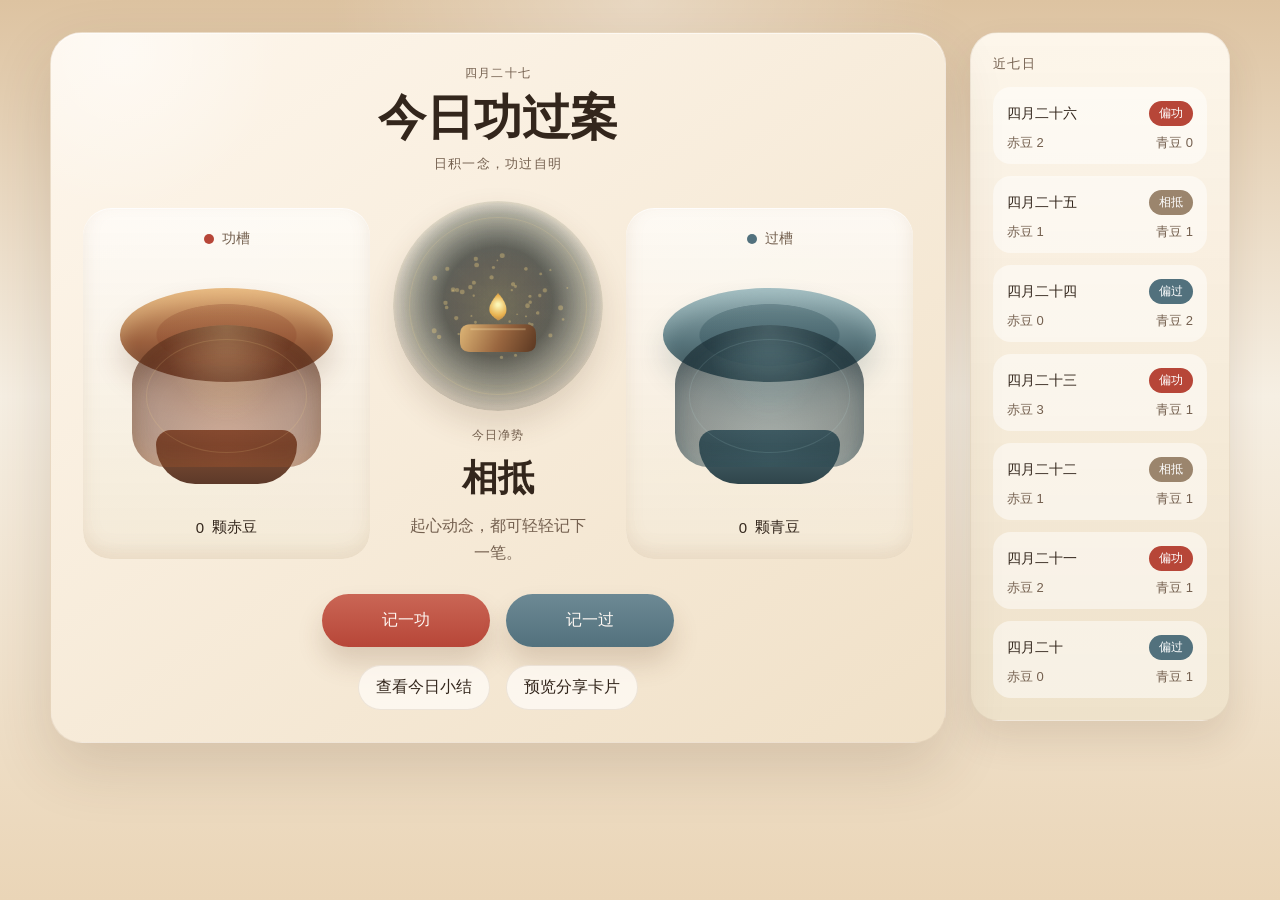
<file: prototypes/beans-demo/index.html>
<!doctype html>
<html lang="zh-CN">
  <head>
    <meta charset="UTF-8" />
    <meta name="viewport" content="width=device-width, initial-scale=1.0" />
    <title>功过豆 Demo</title>
    <link rel="stylesheet" href="./styles.css" />
  </head>
  <body>
    <div class="page-shell">
      <main class="board">
        <div class="paper-glow"></div>
        <header class="board-header">
          <p class="board-date">四月二十七</p>
          <h1>今日功过案</h1>
          <p class="board-subtitle">日积一念，功过自明</p>
        </header>

        <section class="tray-grid">
          <article class="tray tray-gong">
            <div class="tray-label">
              <span class="label-dot gong-dot"></span>
              功槽
            </div>
            <div class="bean-vessel vessel-gong" id="gongVessel">
              <span class="vessel-aura"></span>
              <span class="vessel-rim"></span>
              <div class="bean-pit" id="gongPit" aria-label="功槽豆子"></div>
              <span class="vessel-foot"></span>
            </div>
            <div class="tray-meta"><span id="gongCount">0</span> 颗赤豆</div>
          </article>

          <article class="center-status">
            <div class="heart-stage" id="heartStage" aria-label="心灯">
              <canvas class="heart-canvas" id="heartCanvas" width="320" height="320"></canvas>
              <span class="stage-rim"></span>
            </div>
            <span class="status-caption">今日净势</span>
            <strong class="net-label" id="netLabel">相抵</strong>
            <p class="status-note" id="statusNote">起心动念，都可轻轻记下一笔。</p>
          </article>

          <article class="tray tray-guo">
            <div class="tray-label">
              <span class="label-dot guo-dot"></span>
              过槽
            </div>
            <div class="bean-vessel vessel-guo" id="guoVessel">
              <span class="vessel-aura"></span>
              <span class="vessel-rim"></span>
              <div class="bean-pit" id="guoPit" aria-label="过槽豆子"></div>
              <span class="vessel-foot"></span>
            </div>
            <div class="tray-meta"><span id="guoCount">0</span> 颗青豆</div>
          </article>
        </section>

        <section class="action-row">
          <button class="action-btn action-gong" id="addGong">记一功</button>
          <button class="action-btn action-guo" id="addGuo">记一过</button>
        </section>

        <section class="board-footer">
          <button class="ghost-btn" id="openSummary">查看今日小结</button>
          <button class="ghost-btn" id="openShare">预览分享卡片</button>
        </section>
      </main>

      <aside class="history-card">
        <div class="history-title">近七日</div>
        <ul id="historyList"></ul>
      </aside>
    </div>

    <dialog class="sheet" id="summarySheet">
      <div class="sheet-card">
        <p class="sheet-kicker">今日小结</p>
        <h2 id="summaryLabel">功过相抵</h2>
        <p id="summaryCounts">赤豆 0 · 青豆 0</p>
        <p class="sheet-copy" id="summaryCopy">有得有失，记下便好。</p>
        <button class="sheet-close" data-close="summarySheet">收起</button>
      </div>
    </dialog>

    <div class="token-layer" id="tokenLayer" aria-hidden="true">
      <section class="record-token" id="recordToken">
        <span class="token-seal" id="tokenSeal"></span>
        <p class="token-kicker" id="tokenKicker">此行记一功</p>
        <textarea id="recordText" maxlength="48" rows="2" placeholder="今天做对了什么"></textarea>
        <div class="token-actions">
          <button class="token-ghost" id="cancelToken">暂不记</button>
          <button class="token-submit" id="submitToken">记下此功</button>
        </div>
      </section>
    </div>
    <span class="flying-spark" id="flyingSpark" aria-hidden="true"></span>

    <dialog class="sheet" id="shareSheet">
      <div class="share-card">
        <p class="share-date">2026.04.27</p>
        <h2 class="share-title">今日功过，已记一页</h2>
        <div class="share-beans">
          <div class="share-pile share-gong" id="shareGong"></div>
          <div class="share-divider"></div>
          <div class="share-pile share-guo" id="shareGuo"></div>
        </div>
        <p class="share-result" id="shareResult">相抵</p>
        <p class="share-copy" id="shareCopy">我在这里轻记一日功过。</p>
        <button class="sheet-close" data-close="shareSheet">收起</button>
      </div>
    </dialog>

    <script src="./app.js"></script>
  </body>
</html>
</file>
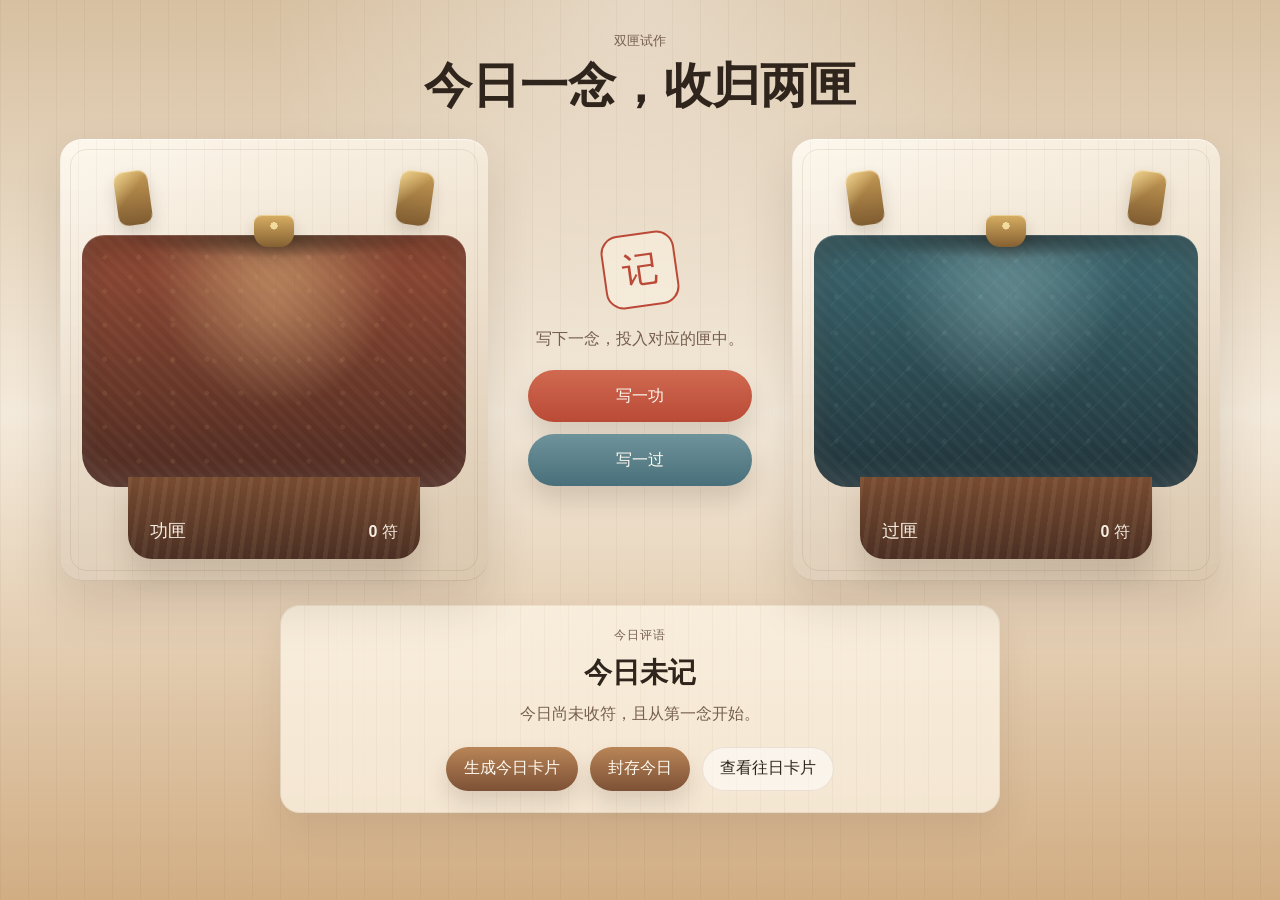
<file: prototypes/boxes-demo/index.html>
<!doctype html>
<html lang="zh-CN">
  <head>
    <meta charset="UTF-8" />
    <meta name="viewport" content="width=device-width, initial-scale=1.0" />
    <title>功过双匣 Demo</title>
    <link rel="stylesheet" href="./styles.css" />
  </head>
  <body>
    <main class="desk">
      <header class="titlebar">
        <p>双匣试作</p>
        <h1>今日一念，收归两匣</h1>
      </header>

      <section class="box-grid">
        <article class="ledger-box box-gong" id="gongBox">
          <span class="box-corner corner-left"></span>
          <span class="box-corner corner-right"></span>
          <div class="box-lid">
            <span class="lid-inner"></span>
          </div>
          <span class="box-clasp"></span>
          <div class="box-mouth">
            <span class="box-glow"></span>
            <span class="lining-pattern"></span>
            <div class="slip-stack" id="gongStack" aria-label="功匣纸符"></div>
          </div>
          <div class="box-base">
            <span>功匣</span>
            <strong><b id="gongCount">0</b> 符</strong>
          </div>
        </article>

        <section class="center-panel">
          <div class="seal-mark">记</div>
          <p id="statusText">写下一念，投入对应的匣中。</p>
          <div class="action-row">
            <button class="record-btn record-gong" id="openGong">写一功</button>
            <button class="record-btn record-guo" id="openGuo">写一过</button>
          </div>
        </section>

        <article class="ledger-box box-guo" id="guoBox">
          <span class="box-corner corner-left"></span>
          <span class="box-corner corner-right"></span>
          <div class="box-lid">
            <span class="lid-inner"></span>
          </div>
          <span class="box-clasp"></span>
          <div class="box-mouth">
            <span class="box-glow"></span>
            <span class="lining-pattern"></span>
            <div class="slip-stack" id="guoStack" aria-label="过匣纸符"></div>
          </div>
          <div class="box-base">
            <span>过匣</span>
            <strong><b id="guoCount">0</b> 符</strong>
          </div>
        </article>
      </section>

      <section class="judgement-panel">
        <span class="panel-kicker">今日评语</span>
        <h2 id="judgementTitle">今日未记</h2>
        <p id="judgementCopy">写下一功或一过后，这里会生成今日小评。</p>
        <div class="card-actions">
          <button class="panel-btn" id="openCard">生成今日卡片</button>
          <button class="panel-btn" id="sealToday">封存今日</button>
          <button class="panel-btn muted-btn" id="openArchive">查看往日卡片</button>
        </div>
      </section>
    </main>

    <div class="token-layer" id="tokenLayer" aria-hidden="true">
      <section class="paper-token" id="paperToken">
        <span class="paper-pin" id="paperPin"></span>
        <p class="token-title" id="tokenTitle">写一功</p>
        <textarea id="tokenText" maxlength="54" rows="3" placeholder="今天做对了什么"></textarea>
        <div class="token-actions">
          <button class="ghost-btn" id="cancelToken">先不写</button>
          <button class="submit-btn" id="submitToken">收入功匣</button>
        </div>
      </section>
    </div>

    <div class="flying-token" id="flyingToken" aria-hidden="true"></div>

    <dialog class="card-dialog" id="cardDialog">
      <article class="daily-card" id="dailyCard">
        <p class="card-date" id="cardDate">四月二十九</p>
        <h2 id="cardTitle">今日未记</h2>
        <p class="card-copy" id="cardCopy">今日尚未收符，且从第一念开始。</p>
        <div class="card-counts">
          <span><b id="cardGong">0</b> 功符</span>
          <span><b id="cardGuo">0</b> 过符</span>
        </div>
        <button class="dialog-btn" id="shareCard">分享卡片</button>
        <button class="dialog-btn ghost-dialog-btn" data-close="cardDialog">收起</button>
      </article>
    </dialog>

    <dialog class="card-dialog" id="archiveDialog">
      <article class="archive-card">
        <p class="card-date">往日卡片</p>
        <div class="archive-list" id="archiveList"></div>
        <button class="dialog-btn ghost-dialog-btn" data-close="archiveDialog">收起</button>
      </article>
    </dialog>

    <dialog class="card-dialog" id="detailDialog">
      <article class="archive-card detail-card">
        <p class="card-date" id="detailDate">往日详情</p>
        <h2 id="detailTitle">功过小结</h2>
        <section class="detail-columns">
          <div>
            <h3>功</h3>
            <ul id="detailGong"></ul>
          </div>
          <div>
            <h3>过</h3>
            <ul id="detailGuo"></ul>
          </div>
        </section>
        <button class="dialog-btn ghost-dialog-btn" data-close="detailDialog">收起</button>
      </article>
    </dialog>

    <script src="./copy.js"></script>
    <script src="./app.js"></script>
  </body>
</html>
</file>
<file: prototypes/beans-demo/styles.css>
:root {
  --paper: #f4ead9;
  --paper-deep: #ead7bc;
  --wood: #aa7750;
  --wood-shadow: #7c5438;
  --ink: #33261c;
  --muted: #74604f;
  --gong: #b74638;
  --gong-soft: #de8f79;
  --guo: #52717d;
  --guo-soft: #8ca8b2;
  --gold: #d4b06b;
  --ring-soft: rgba(255, 249, 237, 0.65);
  --light-gold: #f4c56d;
  --cold-mist: #7695a0;
}

* {
  box-sizing: border-box;
}

body {
  margin: 0;
  min-height: 100vh;
  font-family: "Microsoft YaHei UI", "PingFang SC", sans-serif;
  color: var(--ink);
  background:
    radial-gradient(circle at top, rgba(255, 255, 255, 0.35), transparent 28%),
    linear-gradient(180deg, #ddc3a1 0%, #f6efe3 44%, #ead5b7 100%);
}

button {
  font: inherit;
}

.page-shell {
  width: min(1180px, calc(100vw - 32px));
  margin: 0 auto;
  padding: 32px 0 40px;
  display: grid;
  grid-template-columns: minmax(0, 1fr) 260px;
  gap: 24px;
  align-items: start;
}

.board,
.history-card,
.sheet-card,
.share-card {
  border: 1px solid rgba(104, 70, 42, 0.08);
}

.board {
  position: relative;
  overflow: hidden;
  border-radius: 32px;
  padding: 32px;
  background:
    linear-gradient(145deg, rgba(255, 248, 238, 0.92), rgba(240, 224, 198, 0.92)),
    var(--paper);
  box-shadow:
    inset 0 1px 0 rgba(255, 255, 255, 0.6),
    0 24px 60px rgba(82, 52, 24, 0.16);
}

.paper-glow {
  position: absolute;
  inset: -20% auto auto -10%;
  width: 320px;
  height: 320px;
  border-radius: 999px;
  background: radial-gradient(circle, rgba(255, 255, 255, 0.45), transparent 70%);
  pointer-events: none;
}

.board-header {
  position: relative;
  text-align: center;
  margin-bottom: 28px;
}

.board-date,
.board-subtitle,
.history-title,
.status-caption,
.sheet-kicker,
.share-date {
  letter-spacing: 0.1em;
  text-transform: uppercase;
}

.board-date {
  margin: 0 0 10px;
  color: var(--muted);
  font-size: 12px;
}

.board-header h1 {
  margin: 0;
  font-size: clamp(32px, 4vw, 48px);
  line-height: 1.1;
}

.board-subtitle {
  margin: 10px 0 0;
  font-size: 13px;
  color: var(--muted);
}

.tray-grid {
  display: grid;
  grid-template-columns: minmax(0, 1fr) 220px minmax(0, 1fr);
  gap: 18px;
  align-items: center;
}

.tray {
  padding: 22px;
  border-radius: 28px;
  background:
    linear-gradient(180deg, rgba(255, 255, 255, 0.45), rgba(240, 228, 206, 0.7)),
    rgba(255, 251, 246, 0.56);
  box-shadow:
    inset 0 1px 0 rgba(255, 255, 255, 0.7),
    inset 0 -8px 18px rgba(166, 128, 87, 0.15);
}

.tray-label,
.tray-meta {
  display: flex;
  align-items: center;
  gap: 8px;
}

.tray-label {
  justify-content: center;
  color: var(--muted);
  font-size: 14px;
}

.label-dot {
  width: 10px;
  height: 10px;
  border-radius: 999px;
}

.gong-dot {
  background: var(--gong);
}

.guo-dot {
  background: var(--guo);
}

.bean-vessel {
  position: relative;
  min-height: 238px;
  margin: 18px 0 14px;
  display: grid;
  place-items: center;
  isolation: isolate;
}

.vessel-aura {
  position: absolute;
  inset: 28px 16px 38px;
  border-radius: 50%;
  opacity: 0.3;
  transform: scale(0.86);
  transition: opacity 260ms ease, transform 260ms ease;
  pointer-events: none;
}

.vessel-gong .vessel-aura {
  background: radial-gradient(circle, rgba(255, 190, 104, 0.6), transparent 68%);
}

.vessel-guo .vessel-aura {
  background: radial-gradient(circle, rgba(132, 176, 188, 0.48), transparent 70%);
}

.bean-vessel.is-lit .vessel-aura {
  opacity: 0.82;
  transform: scale(1);
}

.bean-vessel.is-lit .bean-pit::after {
  animation: vessel-ripple 520ms ease-out;
}

.vessel-gong.is-lit .bean-pit {
  box-shadow:
    inset 0 18px 24px rgba(61, 31, 18, 0.28),
    inset 0 -8px 18px rgba(255, 184, 104, 0.25),
    0 0 24px rgba(255, 178, 84, 0.28);
}

.vessel-guo.is-lit .bean-pit {
  box-shadow:
    inset 0 18px 24px rgba(14, 28, 33, 0.3),
    inset 0 -8px 18px rgba(130, 180, 192, 0.24),
    0 0 22px rgba(130, 180, 192, 0.24);
}

.vessel-rim {
  position: absolute;
  top: 22px;
  width: 88%;
  height: 94px;
  border-radius: 50%;
  z-index: 2;
  pointer-events: none;
}

.vessel-gong .vessel-rim {
  background:
    radial-gradient(ellipse at center, rgba(139, 69, 43, 0.32) 0 46%, transparent 47%),
    linear-gradient(180deg, #e1ad77 0%, #9a5f3d 58%, #683d2b 100%);
  box-shadow:
    inset 0 10px 18px rgba(255, 230, 168, 0.28),
    0 16px 28px rgba(100, 54, 29, 0.18);
}

.vessel-guo .vessel-rim {
  background:
    radial-gradient(ellipse at center, rgba(42, 74, 84, 0.34) 0 46%, transparent 47%),
    linear-gradient(180deg, #9ab4b8 0%, #57747b 58%, #344a50 100%);
  box-shadow:
    inset 0 10px 18px rgba(217, 246, 247, 0.2),
    0 16px 28px rgba(34, 61, 69, 0.16);
}

.bean-pit {
  position: relative;
  z-index: 3;
  width: 78%;
  min-height: 142px;
  margin-top: 22px;
  padding: 34px 20px 18px;
  display: flex;
  flex-wrap: wrap;
  align-content: flex-start;
  justify-content: center;
  gap: 10px;
  border-radius: 50% 50% 34px 34px / 42% 42% 34px 34px;
  overflow: hidden;
}

.vessel-gong .bean-pit {
  background:
    radial-gradient(ellipse at center top, rgba(255, 238, 180, 0.32), transparent 48%),
    radial-gradient(ellipse at center bottom, rgba(132, 54, 32, 0.34), rgba(92, 48, 31, 0.54));
  box-shadow:
    inset 0 18px 24px rgba(61, 31, 18, 0.28),
    inset 0 -8px 18px rgba(255, 184, 104, 0.15);
}

.vessel-guo .bean-pit {
  background:
    radial-gradient(ellipse at center top, rgba(205, 239, 240, 0.24), transparent 48%),
    radial-gradient(ellipse at center bottom, rgba(37, 68, 76, 0.34), rgba(30, 49, 56, 0.58));
  box-shadow:
    inset 0 18px 24px rgba(14, 28, 33, 0.3),
    inset 0 -8px 18px rgba(130, 180, 192, 0.12);
}

.bean-pit::after {
  content: "";
  position: absolute;
  inset: 14px;
  border-radius: 50%;
  pointer-events: none;
}

.vessel-gong .bean-pit::after {
  border: 1px solid rgba(255, 220, 143, 0.14);
}

.vessel-guo .bean-pit::after {
  border: 1px solid rgba(199, 233, 237, 0.12);
}

.vessel-foot {
  position: absolute;
  bottom: 20px;
  width: 58%;
  height: 54px;
  border-radius: 16px 16px 42px 42px;
  z-index: 1;
  pointer-events: none;
}

.vessel-gong .vessel-foot {
  background: linear-gradient(180deg, #8d5739, #5d3929);
}

.vessel-guo .vessel-foot {
  background: linear-gradient(180deg, #4f6b73, #2f454b);
}

.tray-meta {
  justify-content: center;
  color: var(--ink);
  font-size: 15px;
}

.center-status {
  display: flex;
  flex-direction: column;
  align-items: center;
  gap: 16px;
}

.heart-stage {
  position: relative;
  width: 210px;
  aspect-ratio: 1;
  display: grid;
  place-items: center;
  border-radius: 50%;
  background:
    radial-gradient(circle at 50% 48%, rgba(20, 35, 39, 0.72) 0 36%, rgba(41, 58, 55, 0.38) 58%, transparent 70%),
    linear-gradient(180deg, rgba(255, 248, 232, 0.22), rgba(58, 39, 24, 0.08));
  box-shadow:
    inset 0 1px 4px rgba(255, 239, 191, 0.24),
    inset 0 -12px 28px rgba(27, 24, 18, 0.24),
    0 14px 30px rgba(86, 54, 27, 0.15);
  overflow: hidden;
}

.heart-canvas {
  width: 100%;
  height: 100%;
  display: block;
}

.stage-rim {
  position: absolute;
  inset: 16px;
  border-radius: 50%;
  border: 1px solid rgba(235, 207, 145, 0.22);
  box-shadow:
    inset 0 0 18px rgba(255, 227, 143, 0.1),
    0 0 12px rgba(255, 227, 143, 0.08);
  pointer-events: none;
}

.heart-lamp {
  position: relative;
  width: 190px;
  height: 190px;
  display: grid;
  place-items: center;
  isolation: isolate;
}

.lamp-glow,
.lamp-haze {
  position: absolute;
  inset: 0;
  border-radius: 999px;
  transition: opacity 420ms ease, transform 420ms ease, filter 420ms ease;
}

.lamp-glow {
  background:
    radial-gradient(circle at center, rgba(244, 197, 109, 0.68) 0 14%, rgba(244, 197, 109, 0.24) 35%, transparent 68%);
  filter: blur(2px);
  animation: lamp-breathe 2500ms ease-in-out infinite;
}

.lamp-haze {
  background:
    radial-gradient(circle at 50% 50%, transparent 0 35%, rgba(118, 149, 160, 0.22) 54%, transparent 72%);
  opacity: 0;
}

.lamp-body {
  position: relative;
  z-index: 2;
  width: 108px;
  height: 132px;
  display: flex;
  flex-direction: column;
  align-items: center;
  justify-content: flex-end;
}

.lamp-flame {
  position: absolute;
  top: 20px;
  width: 30px;
  height: 44px;
  border-radius: 48% 52% 52% 48% / 64% 64% 36% 36%;
  background:
    radial-gradient(circle at 42% 30%, #fff6be 0 16%, transparent 17%),
    linear-gradient(180deg, #ffe89b 0%, var(--light-gold) 55%, #b85a38 100%);
  box-shadow:
    0 0 18px rgba(244, 197, 109, 0.8),
    0 0 42px rgba(244, 197, 109, 0.42);
  transform-origin: center bottom;
  transition: transform 420ms ease, opacity 420ms ease, box-shadow 420ms ease;
}

.lamp-bowl {
  width: 102px;
  height: 56px;
  border-radius: 12px 12px 46px 46px;
  background:
    linear-gradient(180deg, #d7ad72 0%, #93603c 68%, #6f472e 100%);
  box-shadow:
    inset 0 2px 0 rgba(255, 236, 187, 0.44),
    0 14px 24px rgba(82, 49, 26, 0.2);
}

.lamp-stand {
  width: 68px;
  height: 28px;
  margin-top: -4px;
  border-radius: 0 0 22px 22px;
  background: linear-gradient(180deg, #87583a, #5f3b28);
}

.lamp-gong .lamp-glow {
  opacity: 1;
  transform: scale(1.12);
}

.lamp-gong .lamp-flame {
  transform: scale(1.14);
  box-shadow:
    0 0 24px rgba(244, 197, 109, 0.9),
    0 0 62px rgba(244, 197, 109, 0.56);
}

.lamp-neutral .lamp-glow {
  opacity: 0.68;
  transform: scale(0.96);
}

.lamp-guo .lamp-glow {
  opacity: 0.24;
  transform: scale(0.78);
}

.lamp-guo .lamp-haze {
  opacity: 1;
  transform: scale(1.08);
}

.lamp-guo .lamp-flame {
  opacity: 0.62;
  transform: scale(0.78);
  box-shadow:
    0 0 12px rgba(244, 197, 109, 0.36),
    0 0 30px rgba(118, 149, 160, 0.34);
}

.status-caption {
  font-size: 12px;
  color: var(--muted);
}

.net-label {
  font-size: 36px;
  line-height: 1;
}

.status-note {
  margin: 0;
  max-width: 180px;
  text-align: center;
  color: var(--muted);
  line-height: 1.7;
}

.action-row,
.board-footer {
  display: flex;
  justify-content: center;
  gap: 16px;
}

.action-row {
  margin-top: 28px;
}

.action-btn,
.ghost-btn,
.sheet-close,
.token-ghost,
.token-submit {
  border: 0;
  cursor: pointer;
  transition: transform 180ms ease, box-shadow 180ms ease, opacity 180ms ease;
}

.action-btn:hover,
.ghost-btn:hover,
.sheet-close:hover,
.token-ghost:hover,
.token-submit:hover {
  transform: translateY(-2px);
}

.action-btn {
  min-width: 168px;
  padding: 16px 24px;
  border-radius: 999px;
  color: #fff9f4;
  box-shadow: 0 16px 26px rgba(102, 62, 33, 0.18);
}

.action-gong {
  background: linear-gradient(180deg, #ca6655 0%, var(--gong) 100%);
}

.action-guo {
  background: linear-gradient(180deg, #6d8994 0%, var(--guo) 100%);
}

.board-footer {
  margin-top: 18px;
}

.ghost-btn {
  padding: 12px 18px;
  border-radius: 999px;
  background: rgba(255, 252, 246, 0.78);
  color: var(--ink);
  box-shadow: inset 0 0 0 1px rgba(122, 91, 61, 0.12);
}

.history-card {
  border-radius: 28px;
  padding: 22px;
  background:
    linear-gradient(180deg, rgba(255, 248, 238, 0.84), rgba(238, 225, 201, 0.94)),
    var(--paper);
  box-shadow: 0 18px 36px rgba(82, 52, 24, 0.12);
}

.history-title {
  margin-bottom: 14px;
  font-size: 13px;
  color: var(--muted);
}

.history-card ul {
  list-style: none;
  padding: 0;
  margin: 0;
  display: flex;
  flex-direction: column;
  gap: 12px;
}

.history-item {
  padding: 14px 14px 12px;
  border-radius: 18px;
  background: rgba(255, 255, 255, 0.48);
}

.history-top,
.history-bottom {
  display: flex;
  align-items: center;
  justify-content: space-between;
}

.history-top {
  margin-bottom: 8px;
}

.history-date {
  font-size: 14px;
}

.history-badge {
  padding: 4px 10px;
  border-radius: 999px;
  font-size: 12px;
  color: #fff;
}

.history-badge.gong {
  background: var(--gong);
}

.history-badge.guo {
  background: var(--guo);
}

.history-badge.neutral {
  background: #9b856d;
}

.history-bottom {
  color: var(--muted);
  font-size: 13px;
}

.bean {
  width: 16px;
  height: 22px;
  border-radius: 999px;
  box-shadow: inset 0 2px 3px rgba(255, 255, 255, 0.35), 0 4px 6px rgba(0, 0, 0, 0.14);
  transform-origin: center bottom;
  transform: translate(var(--bean-x, 0), var(--bean-y, 0)) rotate(var(--bean-rotate, 0deg));
  animation: bean-pop 220ms ease;
}

.bean-drop {
  animation: bean-drop 560ms cubic-bezier(.18, .82, .28, 1.18);
}

.bean-gong {
  background: linear-gradient(180deg, #cf6958 0%, var(--gong) 100%);
}

.bean-guo {
  background: linear-gradient(180deg, #7894a0 0%, var(--guo) 100%);
}

.share-beans .bean {
  width: 12px;
  height: 18px;
}

.sheet {
  border: 0;
  padding: 0;
  background: transparent;
}

.sheet::backdrop {
  background: rgba(36, 25, 18, 0.38);
  backdrop-filter: blur(8px);
}

.sheet-card,
.share-card {
  width: min(420px, calc(100vw - 32px));
  border-radius: 28px;
  padding: 28px 26px;
  background:
    linear-gradient(180deg, rgba(255, 250, 243, 0.96), rgba(241, 228, 202, 0.96)),
    var(--paper);
  color: var(--ink);
  text-align: center;
  box-shadow: 0 20px 40px rgba(54, 35, 18, 0.22);
}

.sheet-kicker,
.share-date {
  margin: 0 0 10px;
  font-size: 12px;
  color: var(--muted);
}

.sheet-card h2,
.share-title {
  margin: 0;
}

.sheet-copy,
.share-copy {
  color: var(--muted);
  line-height: 1.8;
}

.share-beans {
  margin: 22px 0 16px;
  display: grid;
  grid-template-columns: minmax(0, 1fr) 16px minmax(0, 1fr);
  align-items: center;
  gap: 10px;
}

.share-pile {
  min-height: 58px;
  padding: 12px;
  border-radius: 18px;
  display: flex;
  flex-wrap: wrap;
  align-content: flex-start;
  gap: 8px;
}

.share-gong {
  background: rgba(183, 70, 56, 0.12);
}

.share-guo {
  background: rgba(82, 113, 125, 0.12);
}

.share-divider {
  width: 2px;
  height: 48px;
  border-radius: 999px;
  background: linear-gradient(180deg, transparent, rgba(103, 73, 44, 0.35), transparent);
}

.share-result {
  margin: 0;
  font-size: 28px;
}

.sheet-close {
  margin-top: 8px;
  padding: 12px 18px;
  border-radius: 999px;
  background: linear-gradient(180deg, #b98a5e, #926645);
  color: #fff9f1;
}

.token-layer {
  position: fixed;
  inset: 0;
  z-index: 20;
  display: grid;
  place-items: center;
  padding: 20px;
  background: rgba(39, 27, 19, 0.24);
  opacity: 0;
  pointer-events: none;
  backdrop-filter: blur(7px);
  transition: opacity 220ms ease;
}

.token-layer.is-open {
  opacity: 1;
  pointer-events: auto;
}

.record-token {
  width: min(360px, calc(100vw - 34px));
  min-height: 310px;
  padding: 28px 24px 22px;
  border: 1px solid rgba(125, 88, 52, 0.16);
  border-radius: 18px;
  background:
    linear-gradient(90deg, rgba(137, 92, 51, 0.06) 1px, transparent 1px) 0 0 / 24px 24px,
    linear-gradient(180deg, rgba(255, 252, 244, 0.98), rgba(238, 223, 195, 0.98));
  box-shadow:
    inset 0 1px 0 rgba(255, 255, 255, 0.8),
    0 28px 60px rgba(45, 29, 16, 0.24);
  transform: translateY(18px) scale(0.96);
  transition: transform 260ms ease;
}

.token-layer.is-open .record-token {
  transform: translateY(0) scale(1);
}

.record-token.is-sealing {
  animation: seal-token 260ms ease both;
}

.token-seal {
  display: block;
  width: 34px;
  height: 34px;
  margin: 0 auto 14px;
  border-radius: 9px;
  border: 2px solid currentColor;
  color: var(--gong);
  opacity: 0.88;
  transform: rotate(-8deg);
}

.record-token.token-guo .token-seal {
  color: var(--guo);
}

.token-kicker {
  margin: 0 0 18px;
  text-align: center;
  font-size: 21px;
  color: var(--ink);
}

.record-token textarea {
  width: 100%;
  min-height: 94px;
  resize: none;
  border: 0;
  outline: 0;
  padding: 16px 14px;
  border-radius: 12px;
  color: var(--ink);
  background: rgba(255, 255, 255, 0.42);
  box-shadow: inset 0 0 0 1px rgba(132, 91, 55, 0.12);
  line-height: 1.7;
}

.record-token textarea::placeholder {
  color: rgba(116, 96, 79, 0.62);
}

.token-actions {
  display: grid;
  grid-template-columns: 1fr 1.25fr;
  gap: 12px;
  margin-top: 18px;
}

.token-ghost,
.token-submit {
  min-height: 46px;
  border-radius: 999px;
}

.token-ghost {
  background: rgba(255, 255, 255, 0.44);
  color: var(--muted);
}

.token-submit {
  color: #fff9f1;
  background: linear-gradient(180deg, #c56756, var(--gong));
  box-shadow: 0 12px 22px rgba(102, 62, 33, 0.18);
}

.record-token.token-guo .token-submit {
  background: linear-gradient(180deg, #6f8c97, var(--guo));
}

.flying-spark {
  position: fixed;
  z-index: 30;
  width: 18px;
  height: 18px;
  border-radius: 999px;
  opacity: 0;
  pointer-events: none;
  transform: translate(-999px, -999px);
}

.flying-spark.spark-gong {
  background: radial-gradient(circle, #fff1aa 0 18%, var(--light-gold) 19% 52%, rgba(183, 70, 56, 0.2) 70%);
  box-shadow: 0 0 22px rgba(244, 197, 109, 0.78);
}

.flying-spark.spark-guo {
  background: radial-gradient(circle, #d8eef1 0 18%, var(--cold-mist) 19% 54%, rgba(82, 113, 125, 0.24) 72%);
  box-shadow: 0 0 20px rgba(118, 149, 160, 0.66);
}

@keyframes bean-pop {
  0% {
    opacity: 0;
    transform: translateY(-10px) scale(0.75);
  }
  100% {
    opacity: 1;
    transform: translateY(0) scale(1);
  }
}

@keyframes bean-drop {
  0% {
    opacity: 0;
    transform: translate(var(--bean-x, 0), calc(var(--bean-y, 0) - 88px)) scale(0.62) rotate(-18deg);
    filter: drop-shadow(0 0 12px rgba(255, 232, 146, 0.6));
  }
  68% {
    opacity: 1;
    transform: translate(var(--bean-x, 0), calc(var(--bean-y, 0) + 8px)) scale(1.08) rotate(8deg);
  }
  100% {
    opacity: 1;
    transform: translate(var(--bean-x, 0), var(--bean-y, 0)) scale(1) rotate(var(--bean-rotate, 0deg));
    filter: drop-shadow(0 0 0 transparent);
  }
}

@keyframes vessel-ripple {
  0% {
    opacity: 0;
    transform: scale(0.62);
  }
  42% {
    opacity: 1;
  }
  100% {
    opacity: 0;
    transform: scale(1.18);
  }
}

@keyframes lamp-breathe {
  0%,
  100% {
    filter: blur(2px);
  }
  50% {
    filter: blur(4px);
  }
}

@keyframes seal-token {
  0% {
    transform: scale(1);
  }
  45% {
    transform: scale(0.96);
  }
  100% {
    transform: scale(0.18);
    opacity: 0;
  }
}

@media (max-width: 920px) {
  .page-shell {
    width: min(100vw - 20px, 760px);
    grid-template-columns: 1fr;
  }

  .tray-grid {
    grid-template-columns: 1fr;
  }

  .center-status {
    order: -1;
  }

  .action-row,
  .board-footer {
    flex-direction: column;
  }

  .action-btn,
  .ghost-btn {
    width: 100%;
  }
}
</file>
<file: prototypes/boxes-demo/styles.css>
:root {
  --paper: #f3e7d4;
  --paper-bright: #fffaf0;
  --ink: #2f251d;
  --muted: #765f4e;
  --wood: #7a4d32;
  --wood-deep: #4c3024;
  --brass: #c69a54;
  --brass-dark: #7f5c31;
  --gong: #ba4a37;
  --gong-light: #f3aa76;
  --guo: #486f7a;
  --guo-light: #9fc3c9;
}

* {
  box-sizing: border-box;
}

body {
  margin: 0;
  min-height: 100vh;
  font-family: "Microsoft YaHei UI", "PingFang SC", sans-serif;
  color: var(--ink);
  background:
    linear-gradient(90deg, rgba(102, 72, 42, 0.05) 1px, transparent 1px) 0 0 / 28px 28px,
    radial-gradient(circle at 50% 0%, rgba(255, 255, 255, 0.38), transparent 34%),
    linear-gradient(180deg, #d7c0a1 0%, #f4eadb 46%, #d1ad83 100%);
}

button,
textarea {
  font: inherit;
}

.desk {
  width: min(1160px, calc(100vw - 28px));
  min-height: 100vh;
  margin: 0 auto;
  padding: 32px 0 40px;
}

.titlebar {
  text-align: center;
  margin-bottom: 26px;
}

.titlebar p {
  margin: 0 0 10px;
  color: var(--muted);
  font-size: 13px;
}

.titlebar h1 {
  margin: 0;
  font-size: clamp(30px, 4vw, 48px);
  line-height: 1.1;
}

.box-grid {
  display: grid;
  grid-template-columns: minmax(260px, 1fr) 260px minmax(260px, 1fr);
  gap: 22px;
  align-items: center;
}

.ledger-box {
  position: relative;
  min-height: 430px;
  padding: 22px;
  border-radius: 22px;
  perspective: 760px;
  transform-style: preserve-3d;
  background:
    linear-gradient(115deg, rgba(255, 255, 255, 0.16), transparent 32%),
    linear-gradient(160deg, rgba(255, 250, 240, 0.78), rgba(222, 201, 174, 0.76)),
    var(--paper);
  box-shadow:
    inset 0 1px 0 rgba(255, 255, 255, 0.68),
    inset 0 -1px 0 rgba(83, 49, 24, 0.12),
    0 24px 50px rgba(65, 40, 21, 0.14);
  overflow: visible;
  transition: transform 420ms ease, filter 420ms ease;
}

.ledger-box::before {
  content: "";
  position: absolute;
  inset: 10px;
  border-radius: 17px;
  border: 1px solid rgba(126, 88, 48, 0.12);
  pointer-events: none;
}

.ledger-box::after {
  content: "";
  position: absolute;
  inset: 0;
  background:
    linear-gradient(90deg, rgba(87, 53, 29, 0.035) 1px, transparent 1px) 0 0 / 18px 18px,
    linear-gradient(180deg, transparent, rgba(66, 37, 20, 0.05));
  pointer-events: none;
  border-radius: 22px;
}

.box-lid {
  position: absolute;
  left: 12%;
  top: -18px;
  z-index: 6;
  width: 76%;
  height: 86px;
  border-radius: 18px 18px 34px 34px;
  background:
    radial-gradient(ellipse at 30% 20%, rgba(255, 226, 171, 0.25), transparent 34%),
    repeating-linear-gradient(96deg, rgba(255, 239, 198, 0.08) 0 3px, rgba(73, 43, 23, 0.08) 4px 8px),
    linear-gradient(180deg, #b57b4d 0%, #7d4b31 56%, var(--wood-deep) 100%);
  box-shadow:
    inset 0 2px 0 rgba(255, 236, 192, 0.28),
    inset 0 -12px 18px rgba(42, 23, 12, 0.22),
    0 30px 34px rgba(58, 35, 19, 0.22);
  transform-origin: 50% 100%;
  transform: rotateX(68deg) translateY(-62px) scaleY(0.9);
  transition: transform 760ms cubic-bezier(.22, .78, .2, 1), top 760ms cubic-bezier(.22, .78, .2, 1);
}

.box-lid::after {
  content: "";
  position: absolute;
  left: 6%;
  right: 6%;
  bottom: -10px;
  height: 14px;
  border-radius: 0 0 18px 18px;
  background: linear-gradient(180deg, rgba(47, 27, 15, 0.34), rgba(47, 27, 15, 0));
}

.lid-inner {
  position: absolute;
  left: 7%;
  right: 7%;
  bottom: 10px;
  height: 42px;
  border-radius: 10px 10px 22px 22px;
  background:
    linear-gradient(90deg, rgba(255, 240, 195, 0.18), transparent 34%),
    linear-gradient(180deg, #6a422c, #3e261c);
  box-shadow:
    inset 0 1px 0 rgba(255, 230, 174, 0.18),
    inset 0 -10px 16px rgba(28, 17, 11, 0.34);
  transform: translateY(36px);
}

.ledger-box.is-sealed {
  transform: translateY(8px);
  filter: saturate(0.92);
}

.ledger-box.is-sealed .box-lid {
  top: 70px;
  transform: rotateX(0deg) translateY(0) scaleY(1);
}

.ledger-box.is-sealed .lid-inner {
  opacity: 0;
}

.ledger-box.is-sealed .box-mouth {
  filter: brightness(0.62);
}

.ledger-box.is-sealed .slip-stack {
  opacity: 0.18;
}

.box-corner {
  position: absolute;
  top: 32px;
  z-index: 3;
  width: 34px;
  height: 54px;
  border-radius: 10px;
  background:
    linear-gradient(135deg, rgba(255, 235, 167, 0.72), transparent 44%),
    linear-gradient(180deg, var(--brass), var(--brass-dark));
  box-shadow:
    inset 0 1px 0 rgba(255, 239, 192, 0.58),
    0 8px 16px rgba(49, 31, 15, 0.16);
}

.corner-left {
  left: 13%;
  transform: rotate(-8deg);
}

.corner-right {
  right: 13%;
  transform: rotate(8deg);
}

.box-clasp {
  position: absolute;
  left: calc(50% - 20px);
  top: 76px;
  z-index: 4;
  width: 40px;
  height: 32px;
  border-radius: 8px 8px 14px 14px;
  background:
    radial-gradient(circle at 50% 34%, rgba(255, 238, 178, 0.78) 0 12%, transparent 13%),
    linear-gradient(180deg, #d8ae63, #856031);
  box-shadow:
    inset 0 1px 0 rgba(255, 241, 191, 0.54),
    0 8px 16px rgba(44, 27, 13, 0.18);
  transition: top 760ms cubic-bezier(.22, .78, .2, 1), transform 760ms cubic-bezier(.22, .78, .2, 1);
}

.ledger-box.is-sealed .box-clasp {
  top: 134px;
  transform: scale(1.08);
}

.box-mouth {
  position: relative;
  min-height: 252px;
  margin-top: 74px;
  padding: 32px 24px 22px;
  border-radius: 22px 22px 34px 34px;
  overflow: hidden;
  box-shadow:
    inset 0 1px 0 rgba(255, 255, 255, 0.18),
    inset 0 18px 24px rgba(30, 20, 14, 0.25),
    inset 0 -10px 22px rgba(255, 255, 255, 0.12);
  transition: filter 520ms ease;
}

.box-mouth::before {
  content: "";
  position: absolute;
  left: 8%;
  right: 8%;
  top: 0;
  height: 42px;
  border-radius: 50%;
  background: radial-gradient(ellipse at center, rgba(0, 0, 0, 0.44), transparent 68%);
  transform: translateY(-18px);
  pointer-events: none;
}

.box-gong .box-mouth {
  background:
    radial-gradient(ellipse at 50% 28%, rgba(255, 213, 142, 0.2), transparent 40%),
    radial-gradient(ellipse at center top, rgba(255, 226, 166, 0.34), transparent 48%),
    repeating-linear-gradient(45deg, rgba(255, 226, 166, 0.035) 0 4px, transparent 5px 10px),
    linear-gradient(180deg, #934b36, #4e2b23);
}

.box-guo .box-mouth {
  background:
    radial-gradient(ellipse at 50% 28%, rgba(195, 235, 236, 0.16), transparent 40%),
    radial-gradient(ellipse at center top, rgba(190, 230, 234, 0.24), transparent 48%),
    repeating-linear-gradient(45deg, rgba(202, 235, 239, 0.032) 0 4px, transparent 5px 10px),
    linear-gradient(180deg, #3c6871, #1f343b);
}

.lining-pattern {
  position: absolute;
  inset: 16px;
  border-radius: 18px 18px 28px 28px;
  opacity: 0.55;
  pointer-events: none;
}

.box-gong .lining-pattern {
  background:
    radial-gradient(circle at 20% 18%, rgba(255, 224, 158, 0.16) 0 2px, transparent 3px),
    radial-gradient(circle at 78% 62%, rgba(255, 224, 158, 0.1) 0 2px, transparent 3px);
  background-size: 34px 34px, 42px 42px;
}

.box-guo .lining-pattern {
  background:
    radial-gradient(circle at 18% 28%, rgba(205, 240, 242, 0.12) 0 2px, transparent 3px),
    linear-gradient(135deg, transparent 0 47%, rgba(205, 240, 242, 0.08) 48% 51%, transparent 52%);
  background-size: 36px 36px, 28px 28px;
}

.box-glow {
  position: absolute;
  inset: 20px;
  border-radius: 50%;
  opacity: 0;
  transform: scale(0.62);
  pointer-events: none;
}

.box-gong .box-glow {
  background: radial-gradient(circle, rgba(255, 188, 99, 0.7), transparent 70%);
}

.box-guo .box-glow {
  background: radial-gradient(circle, rgba(149, 203, 214, 0.55), transparent 72%);
}

.ledger-box.is-receiving .box-glow {
  animation: box-pulse 650ms ease-out;
}

.slip-stack {
  position: relative;
  min-height: 188px;
  z-index: 2;
  transition: opacity 420ms ease;
}

.stored-slip {
  position: absolute;
  left: calc(50% - 42px);
  top: calc(50% - 34px);
  width: 84px;
  height: 54px;
  padding: 9px;
  border-radius: 7px;
  color: rgba(48, 37, 29, 0.74);
  background:
    linear-gradient(90deg, rgba(132, 86, 47, 0.08) 1px, transparent 1px) 0 0 / 13px 13px,
    radial-gradient(circle at 18% 18%, rgba(186, 74, 55, 0.15), transparent 18%),
    linear-gradient(180deg, #fff7e8, #e9d4b3);
  box-shadow:
    inset 0 1px 0 rgba(255, 255, 255, 0.68),
    0 10px 18px rgba(25, 16, 10, 0.2);
  font-size: 10px;
  line-height: 1.35;
  overflow: hidden;
  transform: translate(var(--slip-x), var(--slip-y)) rotate(var(--slip-rotate));
  animation: slip-land 420ms cubic-bezier(.2, .82, .28, 1.14);
}

.box-guo .stored-slip {
  background:
    linear-gradient(90deg, rgba(55, 92, 100, 0.08) 1px, transparent 1px) 0 0 / 13px 13px,
    radial-gradient(circle at 18% 18%, rgba(72, 111, 122, 0.14), transparent 18%),
    linear-gradient(180deg, #eef6f1, #c7d7d3);
}

.box-base {
  position: relative;
  margin: -10px auto 0;
  width: 76%;
  min-height: 82px;
  padding: 26px 22px 16px;
  display: flex;
  align-items: end;
  justify-content: space-between;
  border-radius: 0 0 24px 24px;
  color: #fff8ed;
  background:
    repeating-linear-gradient(98deg, rgba(255, 237, 191, 0.07) 0 4px, transparent 5px 12px),
    linear-gradient(180deg, var(--wood), var(--wood-deep));
  box-shadow: 0 18px 28px rgba(52, 32, 18, 0.14);
}

.box-base span {
  font-size: 18px;
}

.box-base strong {
  font-weight: 500;
}

.center-panel {
  min-height: 320px;
  padding: 24px 18px;
  display: flex;
  flex-direction: column;
  align-items: center;
  justify-content: center;
  gap: 18px;
  text-align: center;
}

.seal-mark {
  width: 74px;
  height: 74px;
  display: grid;
  place-items: center;
  border-radius: 18px;
  color: var(--gong);
  border: 2px solid currentColor;
  font-size: 36px;
  transform: rotate(-8deg);
  background: rgba(255, 248, 232, 0.42);
}

.center-panel p {
  margin: 0;
  color: var(--muted);
  line-height: 1.7;
}

.action-row {
  width: 100%;
  display: grid;
  gap: 12px;
}

.record-btn,
.ghost-btn,
.submit-btn {
  border: 0;
  cursor: pointer;
  transition: transform 180ms ease, box-shadow 180ms ease;
}

.record-btn:hover,
.ghost-btn:hover,
.submit-btn:hover {
  transform: translateY(-2px);
}

.record-btn:disabled {
  cursor: not-allowed;
  opacity: 0.48;
  transform: none;
}

.record-btn {
  min-height: 52px;
  border-radius: 999px;
  color: #fffaf1;
  box-shadow: 0 14px 24px rgba(57, 36, 19, 0.16);
}

.record-gong,
.paper-token.token-gong .submit-btn {
  background: linear-gradient(180deg, #d06a51, var(--gong));
}

.record-guo,
.paper-token.token-guo .submit-btn {
  background: linear-gradient(180deg, #6f939b, var(--guo));
}

.judgement-panel {
  margin: 24px auto 0;
  width: min(720px, 100%);
  padding: 22px 24px;
  border-radius: 20px;
  text-align: center;
  background:
    linear-gradient(90deg, rgba(137, 92, 51, 0.05) 1px, transparent 1px) 0 0 / 24px 24px,
    rgba(255, 248, 235, 0.72);
  box-shadow:
    inset 0 0 0 1px rgba(101, 68, 38, 0.08),
    0 18px 34px rgba(74, 47, 26, 0.1);
}

.panel-kicker,
.card-date {
  display: block;
  letter-spacing: 0.1em;
  color: var(--muted);
  font-size: 12px;
}

.judgement-panel h2 {
  margin: 10px 0 8px;
  font-size: 28px;
}

.judgement-panel p {
  margin: 0 auto;
  max-width: 520px;
  color: var(--muted);
  line-height: 1.8;
}

.card-actions {
  margin-top: 18px;
  display: flex;
  justify-content: center;
  gap: 12px;
  flex-wrap: wrap;
}

.panel-btn,
.dialog-btn {
  min-height: 44px;
  border: 0;
  border-radius: 999px;
  padding: 0 18px;
  cursor: pointer;
  color: #fffaf1;
  background: linear-gradient(180deg, #b98557, #7d5136);
  box-shadow: 0 12px 22px rgba(57, 36, 19, 0.14);
}

.muted-btn,
.ghost-dialog-btn {
  color: var(--ink);
  background: rgba(255, 255, 255, 0.55);
  box-shadow: inset 0 0 0 1px rgba(118, 78, 43, 0.12);
}

.card-dialog {
  border: 0;
  padding: 0;
  background: transparent;
}

.card-dialog::backdrop {
  background: rgba(40, 28, 20, 0.38);
  backdrop-filter: blur(8px);
}

.daily-card,
.archive-card {
  width: min(430px, calc(100vw - 32px));
  border-radius: 24px;
  padding: 28px 26px;
  text-align: center;
  color: var(--ink);
  background:
    linear-gradient(90deg, rgba(137, 92, 51, 0.05) 1px, transparent 1px) 0 0 / 22px 22px,
    linear-gradient(180deg, #fff8e9, #e8d2b0);
  box-shadow: 0 26px 54px rgba(38, 24, 13, 0.25);
}

.daily-card h2,
.archive-card h2 {
  margin: 10px 0;
  font-size: 30px;
}

.card-copy {
  color: var(--muted);
  line-height: 1.8;
}

.card-counts {
  margin: 20px 0;
  display: grid;
  grid-template-columns: 1fr 1fr;
  gap: 12px;
}

.card-counts span {
  padding: 14px;
  border-radius: 16px;
  background: rgba(255, 255, 255, 0.46);
}

.card-counts b {
  display: block;
  font-size: 28px;
}

.archive-list {
  margin: 18px 0;
  display: grid;
  gap: 12px;
}

.archive-item {
  width: 100%;
  border: 0;
  border-radius: 16px;
  padding: 14px;
  display: grid;
  gap: 6px;
  text-align: left;
  color: var(--ink);
  background: rgba(255, 255, 255, 0.5);
  cursor: pointer;
}

.archive-item strong {
  font-size: 18px;
}

.archive-item span {
  color: var(--muted);
  font-size: 13px;
}

.detail-columns {
  display: grid;
  grid-template-columns: 1fr 1fr;
  gap: 14px;
  text-align: left;
}

.detail-columns div {
  padding: 14px;
  border-radius: 16px;
  background: rgba(255, 255, 255, 0.42);
}

.detail-columns h3 {
  margin: 0 0 8px;
}

.detail-columns ul {
  margin: 0;
  padding-left: 18px;
  line-height: 1.8;
}

.token-layer {
  position: fixed;
  inset: 0;
  z-index: 20;
  display: grid;
  place-items: center;
  padding: 20px;
  background: rgba(40, 28, 20, 0.28);
  backdrop-filter: blur(8px);
  opacity: 0;
  pointer-events: none;
  transition: opacity 220ms ease;
}

.token-layer.is-open {
  opacity: 1;
  pointer-events: auto;
}

.paper-token {
  width: min(360px, calc(100vw - 34px));
  padding: 28px 24px 22px;
  border: 1px solid rgba(115, 82, 49, 0.18);
  border-radius: 16px;
  background:
    linear-gradient(90deg, rgba(137, 92, 51, 0.06) 1px, transparent 1px) 0 0 / 24px 24px,
    linear-gradient(180deg, var(--paper-bright), #ead6b8);
  box-shadow: 0 28px 60px rgba(45, 29, 16, 0.24);
  transform: translateY(20px) scale(0.96);
  transition: transform 260ms ease;
}

.token-layer.is-open .paper-token {
  transform: translateY(0) scale(1);
}

.paper-token.is-sending {
  animation: token-fold 260ms ease both;
}

.paper-pin {
  display: block;
  width: 32px;
  height: 32px;
  margin: 0 auto 12px;
  border: 2px solid currentColor;
  border-radius: 9px;
  color: var(--gong);
  transform: rotate(-8deg);
}

.paper-token.token-guo .paper-pin {
  color: var(--guo);
}

.token-title {
  margin: 0 0 16px;
  text-align: center;
  font-size: 22px;
}

.paper-token textarea {
  width: 100%;
  min-height: 108px;
  resize: none;
  border: 0;
  outline: 0;
  padding: 15px;
  border-radius: 12px;
  color: var(--ink);
  background: rgba(255, 255, 255, 0.5);
  box-shadow: inset 0 0 0 1px rgba(118, 78, 43, 0.12);
  line-height: 1.7;
}

.token-actions {
  display: grid;
  grid-template-columns: 1fr 1.25fr;
  gap: 12px;
  margin-top: 18px;
}

.ghost-btn,
.submit-btn {
  min-height: 46px;
  border-radius: 999px;
}

.ghost-btn {
  color: var(--muted);
  background: rgba(255, 255, 255, 0.5);
}

.submit-btn {
  color: #fffaf1;
}

.flying-token {
  position: fixed;
  z-index: 80;
  width: 108px;
  height: 68px;
  padding: 10px;
  border-radius: 8px;
  background: linear-gradient(180deg, #fff8e8, #e9d5b4);
  box-shadow: 0 14px 24px rgba(35, 22, 12, 0.22);
  opacity: 0;
  pointer-events: none;
  transform: translate(-999px, -999px);
}

.flying-token::before {
  content: "";
  position: absolute;
  left: 10px;
  top: 10px;
  width: 16px;
  height: 16px;
  border-radius: 4px;
  border: 1px solid rgba(186, 74, 55, 0.36);
  transform: rotate(-8deg);
}

@keyframes box-pulse {
  0% {
    opacity: 0;
    transform: scale(0.52);
  }
  42% {
    opacity: 0.9;
  }
  100% {
    opacity: 0;
    transform: scale(1.16);
  }
}

@keyframes slip-land {
  0% {
    opacity: 0;
    transform: translate(var(--slip-x), calc(var(--slip-y) - 34px)) rotate(var(--slip-rotate)) scale(0.7);
  }
  100% {
    opacity: 1;
    transform: translate(var(--slip-x), var(--slip-y)) rotate(var(--slip-rotate)) scale(1);
  }
}

@keyframes token-fold {
  0% {
    transform: scale(1);
  }
  100% {
    transform: scale(0.18);
    opacity: 0;
  }
}

@media (max-width: 920px) {
  .box-grid {
    grid-template-columns: 1fr;
  }

  .center-panel {
    order: -1;
    min-height: auto;
  }
}
</file>
